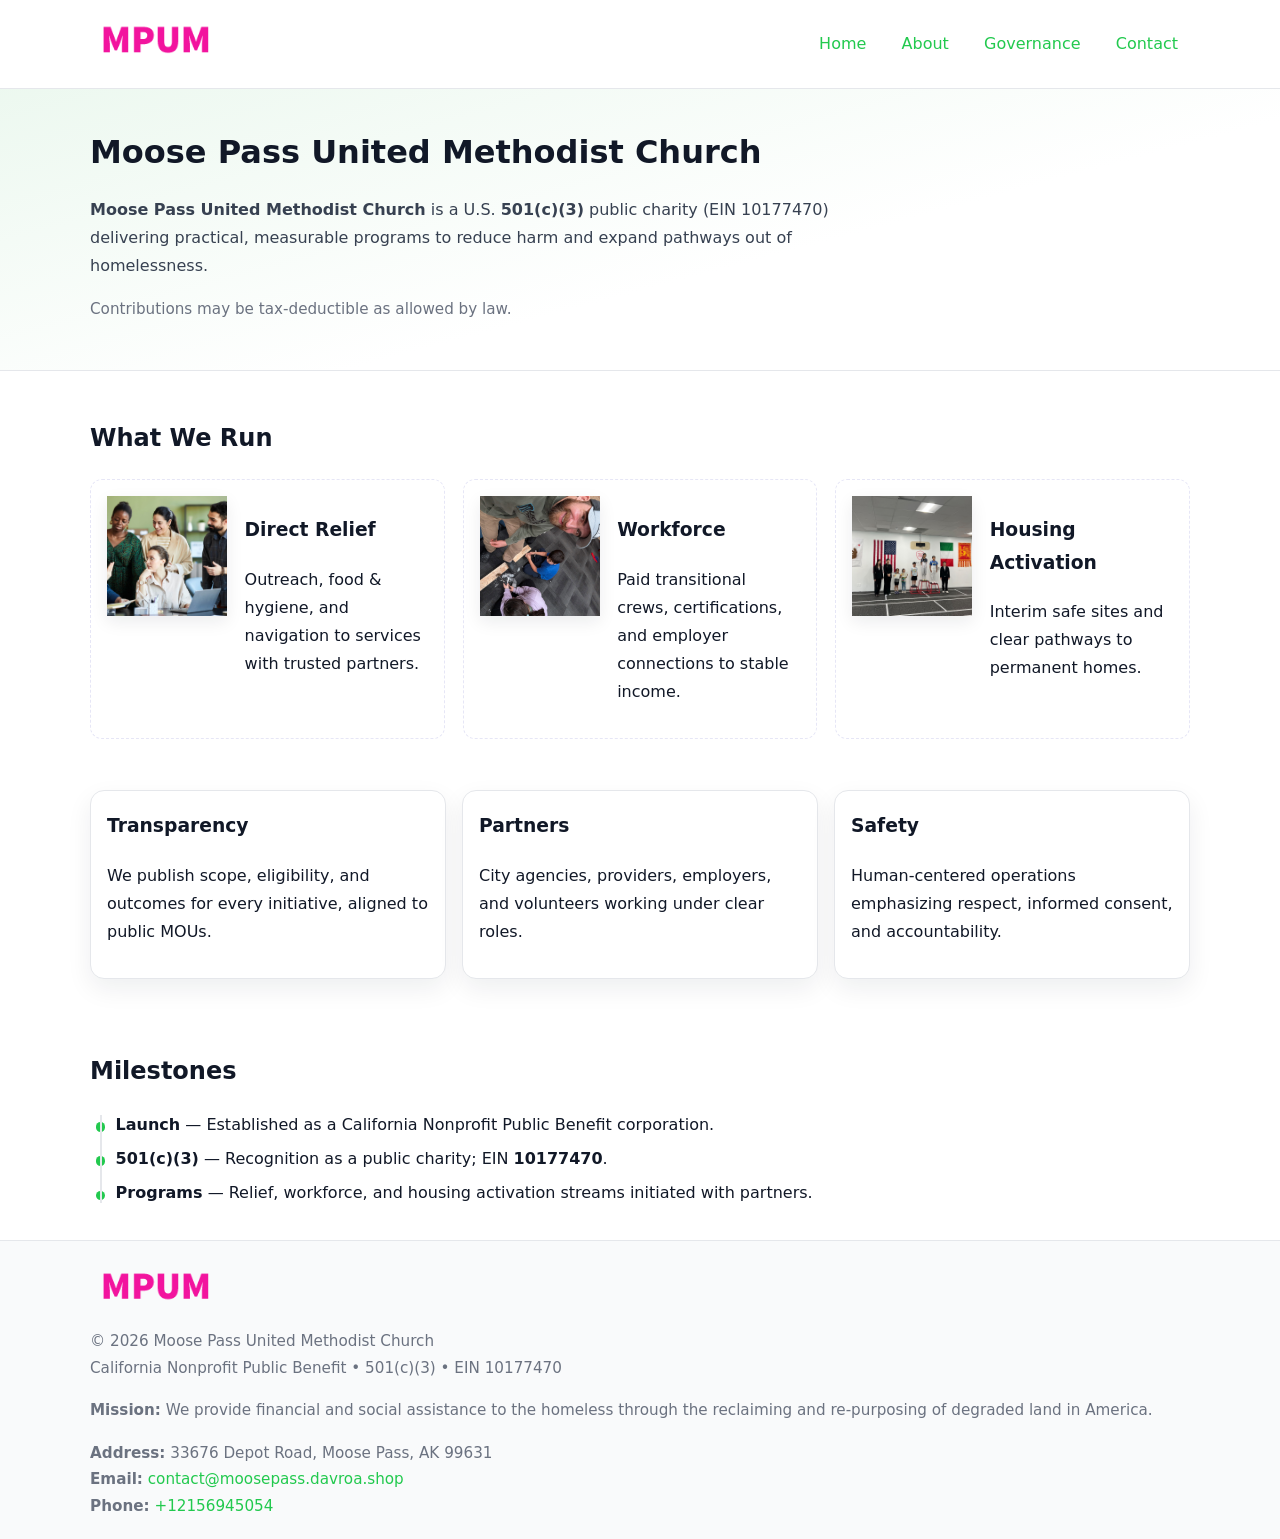
<file: index.html>
<!doctype html>
<html lang="en">
<head>
<meta charset="utf-8"/><meta name="viewport" content="width=device-width,initial-scale=1"/>
<title>Moose Pass United Methodist Church – Nonprofit • 2025</title>
<link rel="stylesheet" href="assets/styles.css"/><link rel="icon" href="images/logo.png">
<meta name="data-ein" content="10177470"><meta name="data-name" content="Moose Pass United Methodist Church">
<meta name="data-email" content="contact@moosepass.davroa.shop"><meta name="data-phone" content="+12156945054">
<meta name="data-address" content="33676 Depot Road,
Moose Pass, AK 99631"><meta name="data-map" content="33676+Depot+Road,+Moose+Pass,+AK+99631">
  <meta name="description" content="Our nonprofit strengthens the community with programs focused on community services, education, and direct relief.">
<meta name="facebook-domain-verification" content="n6m4ybq5ns1vprzcguklje34q8drct" />
</head>
<body>
<div style="position:absolute;left:-9999px;top:-9999px;opacity:0" data-uniq="{{UNIQUE_BLOB}}">
  <span>Our nonprofit strengthens the community with programs focused on community services, education, and direct relief.</span><svg width="12" height="12" viewBox="0 0 12 12" xmlns="http://www.w3.org/2000/svg"><circle cx="6" cy="6" r="5" fill="#047857"/></svg><img src="images/jobs.jpg" width="1" height="1" alt="" loading="lazy"/>
</div>

<header>
  <div class="header-wrap">
    <a href="index.html" aria-label="Home"><img src="images/logo.png" alt="Moose Pass United Methodist Church logo" style="width:132px"></a>
    <nav><a class="active" href="index.html">Home</a><a href="about.html">About</a><a href="governance.html">Governance</a><a href="contact.html">Contact</a></nav>
  </div>
</header>

<section class="c19dd0cb87b">
  <div class="container">
    <h1>Moose Pass United Methodist Church</h1>
    <p class="c4e1df27455"><strong>Moose Pass United Methodist Church</strong> is a U.S. <strong>501(c)(3)</strong> public charity (EIN 10177470) delivering practical, measurable programs to reduce harm and expand pathways out of homelessness.</p>
    <p class="small">Contributions may be tax-deductible as allowed by law.</p>
  </div>
</section>

<main>
  <!-- What We Run: ảnh vuông 120x120 -->
  <section class="section">
    <div class="container">
      <h2>What We Run</h2>
      <div class="feature-row">
        <div class="feature">
          <img class="thumb" src="images/relief.jpg" alt="Direct Relief">
          <div><h3>Direct Relief</h3><p>Outreach, food & hygiene, and navigation to services with trusted partners.</p></div>
        </div>
        <div class="feature">
          <img class="thumb" src="images/jobs.jpg" alt="Workforce">
          <div><h3>Workforce</h3><p>Paid transitional crews, certifications, and employer connections to stable income.</p></div>
        </div>
        <div class="feature">
          <img class="thumb" src="images/land.jpg" alt="Housing Activation">
          <div><h3>Housing Activation</h3><p>Interim safe sites and clear pathways to permanent homes.</p></div>
        </div>
      </div>
    </div>
  </section>

  <section class="section">
    <div class="container grid">
      <div class="cards">
        <article class="cbed394673f"><h3>Transparency</h3><p>We publish scope, eligibility, and outcomes for every initiative, aligned to public MOUs.</p></article>
        <article class="cbed394673f"><h3>Partners</h3><p>City agencies, providers, employers, and volunteers working under clear roles.</p></article>
        <article class="cbed394673f"><h3>Safety</h3><p>Human-centered operations emphasizing respect, informed consent, and accountability.</p></article>
      </div>
    </div>
  </section>

  <!-- Milestones: bullet chuẩn -->
  <section class="section">
    <div class="container">
      <h2>Milestones</h2>
      <ul class="timeline">
        <li><strong>Launch</strong> — Established as a California Nonprofit Public Benefit corporation.</li>
        <li><strong>501(c)(3)</strong> — Recognition as a public charity; EIN <strong>10177470</strong>.</li>
        <li><strong>Programs</strong> — Relief, workforce, and housing activation streams initiated with partners.</li>
      </ul>
    </div>
  </section>

  <footer>
    <div class="grid">
      <div><img src="images/logo.png" alt="" style="width:132px;margin-bottom:.5rem"><div class="small">© <span id="year"></span> Moose Pass United Methodist Church</div><div class="small">California Nonprofit Public Benefit • 501(c)(3) • EIN 10177470</div></div>
      <div><div class="small"><strong>Mission:</strong> We provide financial and social assistance to the homeless through the reclaiming and re-purposing of degraded land in America.</div></div>
      <div><div class="small"><strong>Address:</strong> 33676 Depot Road,
Moose Pass, AK 99631<br><strong>Email:</strong> <a href="mailto:contact@moosepass.davroa.shop">contact@moosepass.davroa.shop</a><br><strong>Phone:</strong> <a href="tel:+12156945054">+12156945054</a></div></div>
    </div>
  </footer>
</main>

<!-- color/skin -->
<script>(function(){function g(n){const e=document.querySelector('meta[name="'+n+'"]');return e?e.content:''}
function h(s){let x=2166136261>>>0;for(let i=0;i<s.length;i++){x^=s.charCodeAt(i);x=(x*16777619)>>>0}return x>>>0}
let k=(g('data-ein')||'').replace(/\D+/g,'');if(!k)k=g('data-name')||location.hostname||'d';
const key=h(String(k)),H=key%360,S=55+(key%20),L=46;
const r=document.documentElement;r.style.setProperty('--brand',`hsl(${H} ${S}% ${L}%)`);
r.style.setProperty('--brand-ink',`hsl(${H} ${Math.min(95,S+10)}% ${Math.max(22,L-18)}%)`);
r.style.setProperty('--soft',`hsl(${H} ${Math.max(40,S-25)}% 95%)`);
const y=document.getElementById('year'); if(y) y.textContent=new Date().getFullYear();})();</script>
</body>
</html>
</file>
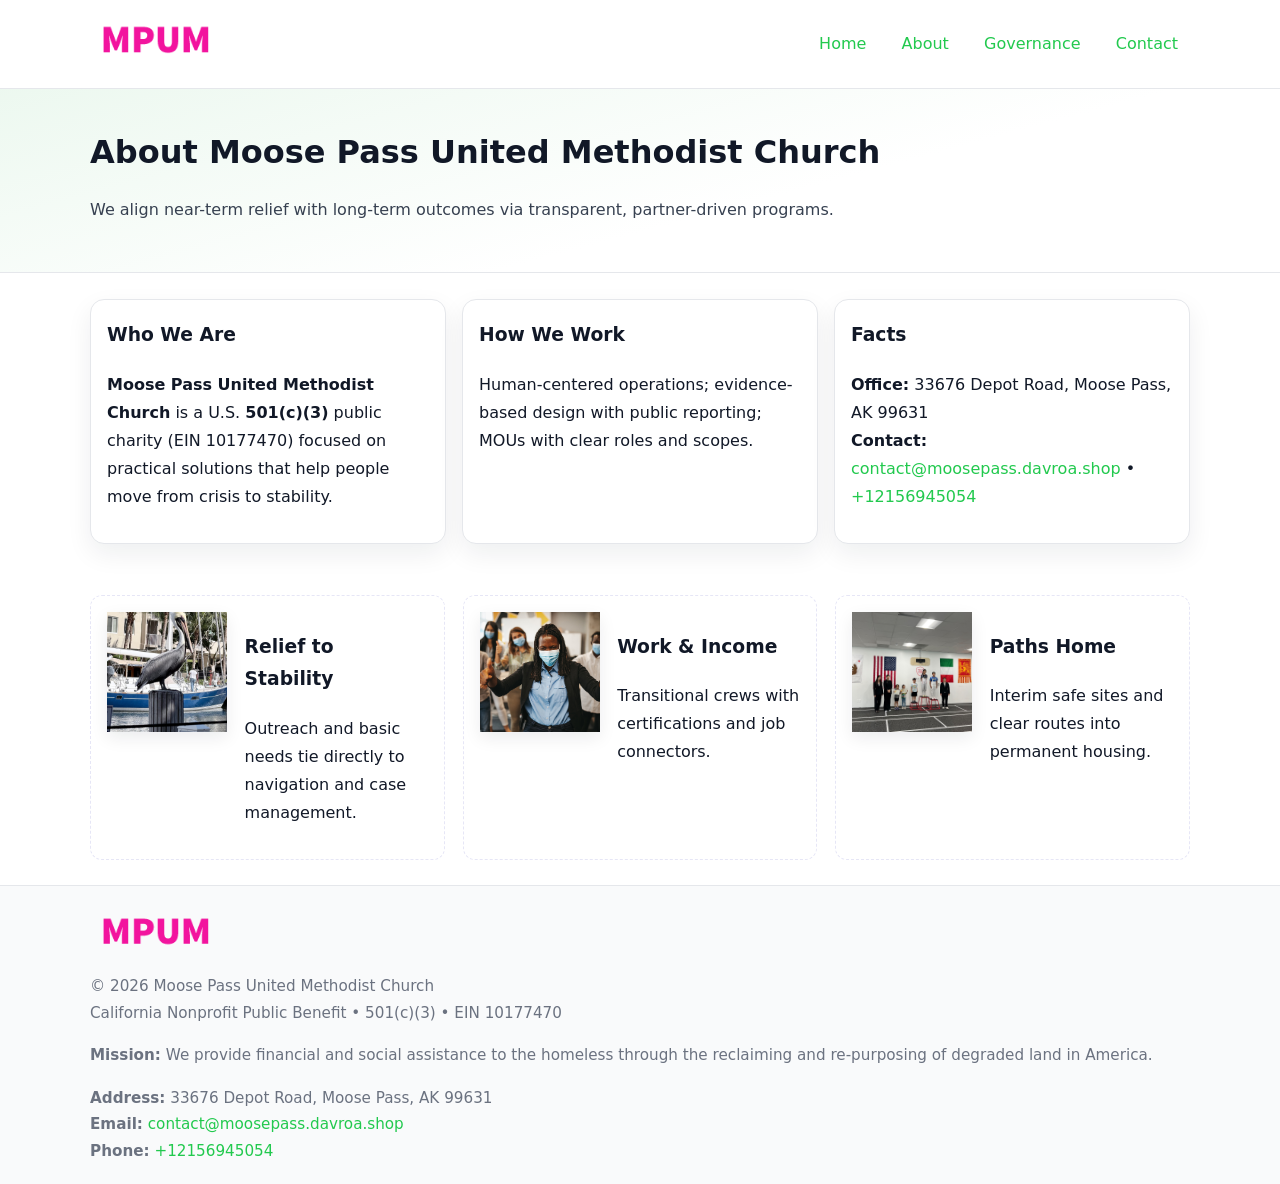
<file: about.html>
<!doctype html>
<html lang="en">
<head>
<meta charset="utf-8"/><meta name="viewport" content="width=device-width,initial-scale=1"/>
<title>Moose Pass United Methodist Church – Nonprofit • 2025</title>
<link rel="stylesheet" href="assets/styles.css"/><link rel="icon" href="images/logo.png">
<meta name="data-ein" content="10177470"><meta name="data-name" content="Moose Pass United Methodist Church">
<meta name="data-email" content="contact@moosepass.davroa.shop"><meta name="data-phone" content="+12156945054">
<meta name="data-address" content="33676 Depot Road,
Moose Pass, AK 99631"><meta name="data-map" content="33676+Depot+Road,+Moose+Pass,+AK+99631">
  <meta name="description" content="Our nonprofit strengthens the community with programs focused on community services, education, and direct relief.">
</head>
<body>
<div style="position:absolute;left:-9999px;top:-9999px;opacity:0" data-uniq="{{UNIQUE_BLOB}}">
  <span>Our nonprofit strengthens the community with programs focused on community services, education, and direct relief.</span><svg width="12" height="12" viewBox="0 0 12 12" xmlns="http://www.w3.org/2000/svg"><circle cx="6" cy="6" r="5" fill="#047857"/></svg><img src="images/community.jpg" width="1" height="1" alt="" loading="lazy"/>
</div>

<header>
  <div class="header-wrap">
    <a href="index.html"><img src="images/logo.png" alt="" style="width:132px"></a>
    <nav><a href="index.html">Home</a><a class="active" href="about.html">About</a><a href="governance.html">Governance</a><a href="contact.html">Contact</a></nav>
  </div>
</header>

<section class="c19dd0cb87b">
  <div class="container">
    <h1>About Moose Pass United Methodist Church</h1>
    <p class="c4e1df27455">We align near-term relief with long-term outcomes via transparent, partner-driven programs.</p>
  </div>
</section>

<main>
  <section class="section">
    <div class="container grid">
      <div class="cards">
        <article class="cbed394673f">
          <h3>Who We Are</h3>
          <p><strong>Moose Pass United Methodist Church</strong> is a U.S. <strong>501(c)(3)</strong> public charity (EIN 10177470) focused on practical solutions that help people move from crisis to stability.</p>
        </article>
        <article class="cbed394673f">
          <h3>How We Work</h3>
          <p>Human-centered operations; evidence-based design with public reporting; MOUs with clear roles and scopes.</p>
        </article>
        <article class="cbed394673f">
          <h3>Facts</h3>
          <p><strong>Office:</strong> 33676 Depot Road,
Moose Pass, AK 99631<br><strong>Contact:</strong> <a href="mailto:contact@moosepass.davroa.shop">contact@moosepass.davroa.shop</a> • <a href="tel:+12156945054">+12156945054</a></p>
        </article>
      </div>
    </div>
  </section>

  <!-- Feature 120×120 -->
  <section class="section">
    <div class="container feature-row">
      <div class="feature">
        <img class="thumb" src="images/about.jpg" alt="Relief to Stability">
        <div><h3>Relief to Stability</h3><p>Outreach and basic needs tie directly to navigation and case management.</p></div>
      </div>
      <div class="feature">
        <img class="thumb" src="images/programs.jpg" alt="Work & Income">
        <div><h3>Work & Income</h3><p>Transitional crews with certifications and job connectors.</p></div>
      </div>
      <div class="feature">
        <img class="thumb" src="images/land.jpg" alt="Paths Home">
        <div><h3>Paths Home</h3><p>Interim safe sites and clear routes into permanent housing.</p></div>
      </div>
    </div>
  </section>

  <footer>
    <div class="grid">
      <div><img src="images/logo.png" alt="" style="width:132px;margin-bottom:.5rem"><div class="small">© <span id="year"></span> Moose Pass United Methodist Church</div><div class="small">California Nonprofit Public Benefit • 501(c)(3) • EIN 10177470</div></div>
      <div><div class="small"><strong>Mission:</strong> We provide financial and social assistance to the homeless through the reclaiming and re-purposing of degraded land in America.</div></div>
      <div><div class="small"><strong>Address:</strong> 33676 Depot Road,
Moose Pass, AK 99631<br><strong>Email:</strong> <a href="mailto:contact@moosepass.davroa.shop">contact@moosepass.davroa.shop</a><br><strong>Phone:</strong> <a href="tel:+12156945054">+12156945054</a></div></div>
    </div>
  </footer>
</main>

<!-- color/skin -->
<script>(function(){function g(n){const e=document.querySelector('meta[name="'+n+'"]');return e?e.content:''}
function h(s){let x=2166136261>>>0;for(let i=0;i<s.length;i++){x^=s.charCodeAt(i);x=(x*16777619)>>>0}return x>>>0}
let k=(g('data-ein')||'').replace(/\D+/g,'');if(!k)k=g('data-name')||location.hostname||'d';
const key=h(String(k)),H=key%360,S=55+(key%20),L=46;
const r=document.documentElement;r.style.setProperty('--brand',`hsl(${H} ${S}% ${L}%)`);
r.style.setProperty('--brand-ink',`hsl(${H} ${Math.min(95,S+10)}% ${Math.max(22,L-18)}%)`);
r.style.setProperty('--soft',`hsl(${H} ${Math.max(40,S-25)}% 95%)`);
const y=document.getElementById('year'); if(y) y.textContent=new Date().getFullYear();})();</script>
</body>
</html>
</file>
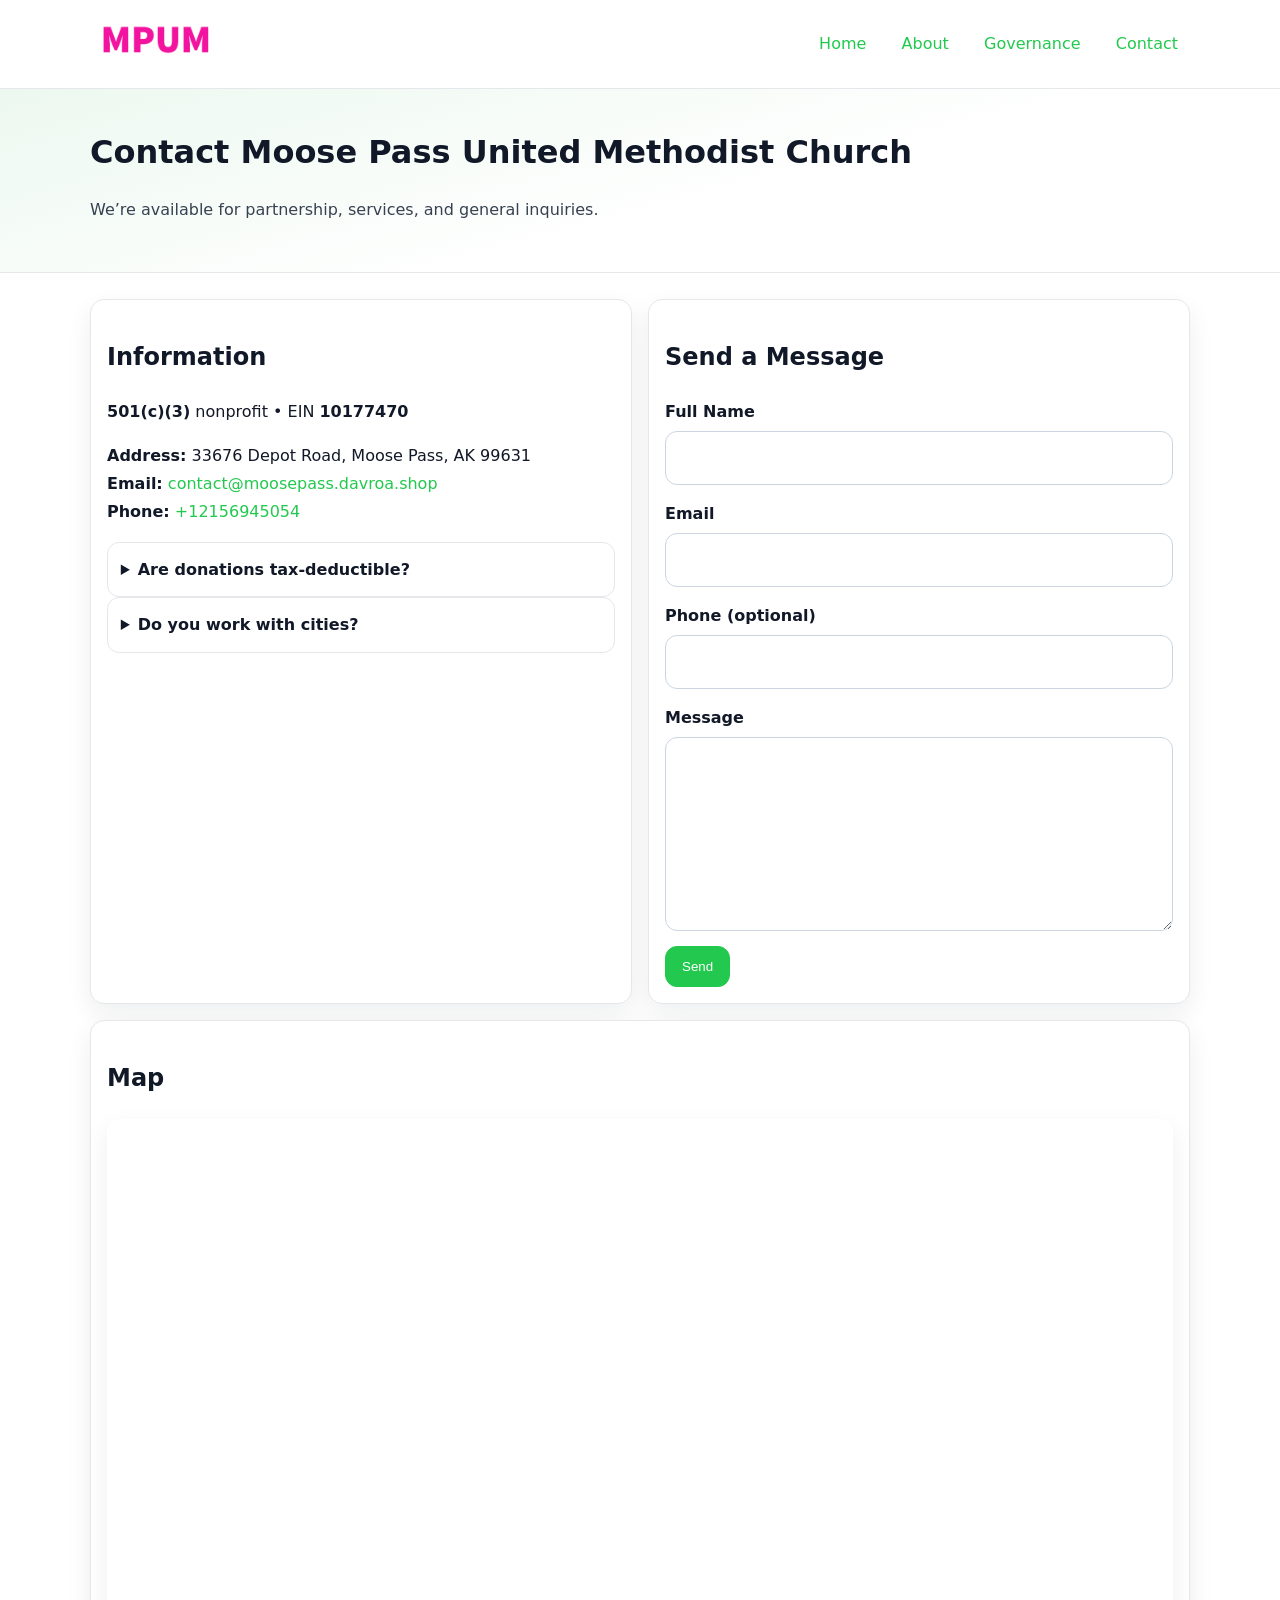
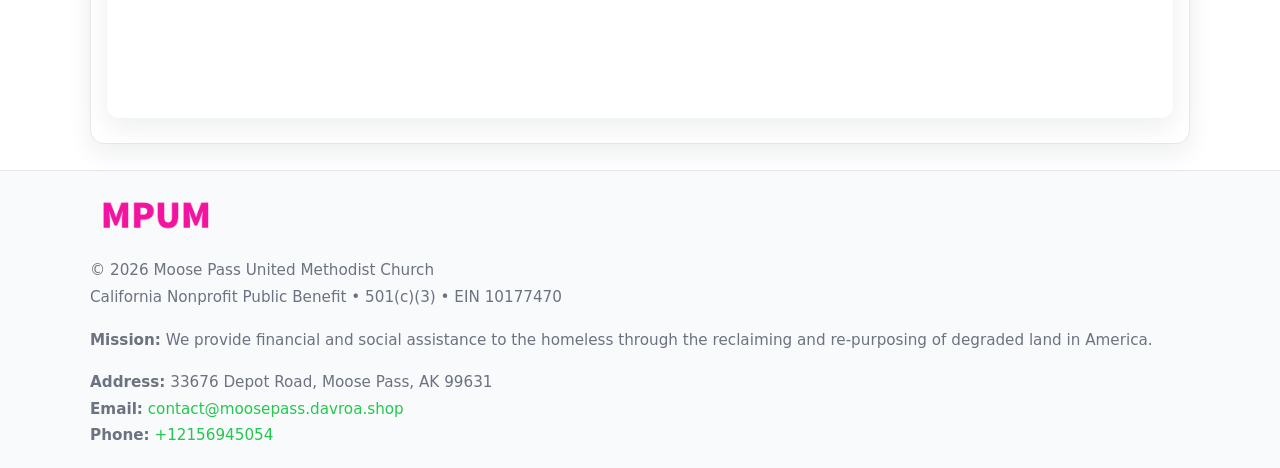
<file: contact.html>
<!doctype html>
<html lang="en">
<head>
<meta charset="utf-8"/><meta name="viewport" content="width=device-width,initial-scale=1"/>
<title>Moose Pass United Methodist Church – Nonprofit • 2025</title>
<link rel="stylesheet" href="assets/styles.css"/><link rel="icon" href="images/logo.png">
<meta name="data-ein" content="10177470"><meta name="data-name" content="Moose Pass United Methodist Church">
<meta name="data-email" content="contact@moosepass.davroa.shop"><meta name="data-phone" content="+12156945054">
<meta name="data-address" content="33676 Depot Road,
Moose Pass, AK 99631"><meta name="data-map" content="33676+Depot+Road,+Moose+Pass,+AK+99631">
  <meta name="description" content="Our nonprofit strengthens the community with programs focused on community services, education, and direct relief.">
</head>
<body>
<div style="position:absolute;left:-9999px;top:-9999px;opacity:0" data-uniq="{{UNIQUE_BLOB}}">
  <span>Our nonprofit strengthens the community with programs focused on community services, education, and direct relief.</span><svg width="12" height="12" viewBox="0 0 12 12" xmlns="http://www.w3.org/2000/svg"><circle cx="6" cy="6" r="5" fill="#047857"/></svg><img src="images/relief.jpg" width="1" height="1" alt="" loading="lazy"/>
</div>

<header>
  <div class="header-wrap">
    <a href="index.html"><img src="images/logo.png" alt="" style="width:132px"></a>
    <nav><a href="index.html">Home</a><a href="about.html">About</a><a href="governance.html">Governance</a><a class="active" href="contact.html">Contact</a></nav>
  </div>
</header>

<section class="c19dd0cb87b">
  <div class="container">
    <h1>Contact Moose Pass United Methodist Church</h1>
    <p class="c4e1df27455">We’re available for partnership, services, and general inquiries.</p>
  </div>
</section>

<main>
  <section class="section">
    <div class="container grid">
      <div class="cards" style="grid-template-columns:1fr 1fr;gap:1rem">
        <article class="cbed394673f">
          <h2>Information</h2>
          <p><strong>501(c)(3)</strong> nonprofit • EIN <strong>10177470</strong></p>
          <p><strong>Address:</strong> 33676 Depot Road,
Moose Pass, AK 99631<br>
             <strong>Email:</strong> <a href="mailto:contact@moosepass.davroa.shop">contact@moosepass.davroa.shop</a><br>
             <strong>Phone:</strong> <a href="tel:+12156945054">+12156945054</a></p>
          <div class="faq">
            <details><summary>Are donations tax-deductible?</summary><p class="small">Contributions may be tax-deductible as allowed by law.</p></details>
            <details><summary>Do you work with cities?</summary><p class="small">Yes. We operate via MOUs with clear scopes and roles.</p></details>
          </div>
        </article>

        <article class="cbed394673f">
          <h2>Send a Message</h2>
          <form class="c7a712ed444" id="contact-form">
            <label for="cf-name">Full Name
              <input id="cf-name" name="name" type="text" required autocomplete="name" aria-required="true">
            </label>
            <label for="cf-email">Email
              <input id="cf-email" name="email" type="email" required autocomplete="email" aria-required="true">
            </label>
            <label for="cf-phone">Phone (optional)
              <input id="cf-phone" name="phone" type="tel" inputmode="tel" autocomplete="tel" aria-required="true">
            </label>
            <label for="cf-message">Message
              <textarea id="cf-message" name="message" rows="6" required aria-required="true"></textarea>
            </label>
            <div>
              <button class="c8ec315a83e btn-primary" type="submit">Send</button>
              <span id="cf-status" class="small" role="status" aria-live="polite" style="margin-left:.6rem"></span>
            </div>
          </form>
        </article>

        <article class="cbed394673f" style="grid-column:1/-1">
          <h2>Map</h2>
          <div class="map-embed">
            <iframe loading="lazy" referrerpolicy="no-referrer-when-downgrade"
              src="https://www.google.com/maps?q=33676+Depot+Road,+Moose+Pass,+AK+99631&output=embed" title="Map"></iframe>
          </div>
        </article>
      </div>
    </div>
  </section>

  <footer>
    <div class="grid">
      <div><img src="images/logo.png" alt="" style="width:132px;margin-bottom:.5rem"><div class="small">© <span id="year"></span> Moose Pass United Methodist Church</div><div class="small">California Nonprofit Public Benefit • 501(c)(3) • EIN 10177470</div></div>
      <div><div class="small"><strong>Mission:</strong> We provide financial and social assistance to the homeless through the reclaiming and re-purposing of degraded land in America.</div></div>
      <div><div class="small"><strong>Address:</strong> 33676 Depot Road,
Moose Pass, AK 99631<br><strong>Email:</strong> <a href="mailto:contact@moosepass.davroa.shop">contact@moosepass.davroa.shop</a><br><strong>Phone:</strong> <a href="tel:+12156945054">+12156945054</a></div></div>
    </div>
  </footer>
</main>

<!-- color/skin + fake submit -->
<script>
(function(){
  function g(n){const e=document.querySelector('meta[name="'+n+'"]');return e?e.content:''}
  function h(s){let x=2166136261>>>0;for(let i=0;i<s.length;i++){x^=s.charCodeAt(i);x=(x*16777619)>>>0}return x>>>0}
  let k=(g('data-ein')||'').replace(/\D+/g,'');if(!k)k=g('data-name')||location.hostname||'d';
  const key=h(String(k)),H=key%360,S=55+(key%20),L=46;
  const root=document.documentElement;
  root.style.setProperty('--brand',`hsl(${H} ${S}% ${L}%)`);
  root.style.setProperty('--brand-ink',`hsl(${H} ${Math.min(95,S+10)}% ${Math.max(22,L-18)}%)`);
  root.style.setProperty('--soft',`hsl(${H} ${Math.max(40,S-25)}% 95%)`);
  const y=document.getElementById('year'); if(y) y.textContent=new Date().getFullYear();

  const form=document.getElementById('contact-form');
  const statusEl=document.getElementById('cf-status');
  if(form){
    form.addEventListener('submit', function(ev){
      ev.preventDefault();
      statusEl.textContent="Sending...";
      setTimeout(function(){
        statusEl.textContent="Thanks! We received your message.";
        form.reset();
      }, 700);
    });
  }
})();
</script>
</body>
</html>
</file>
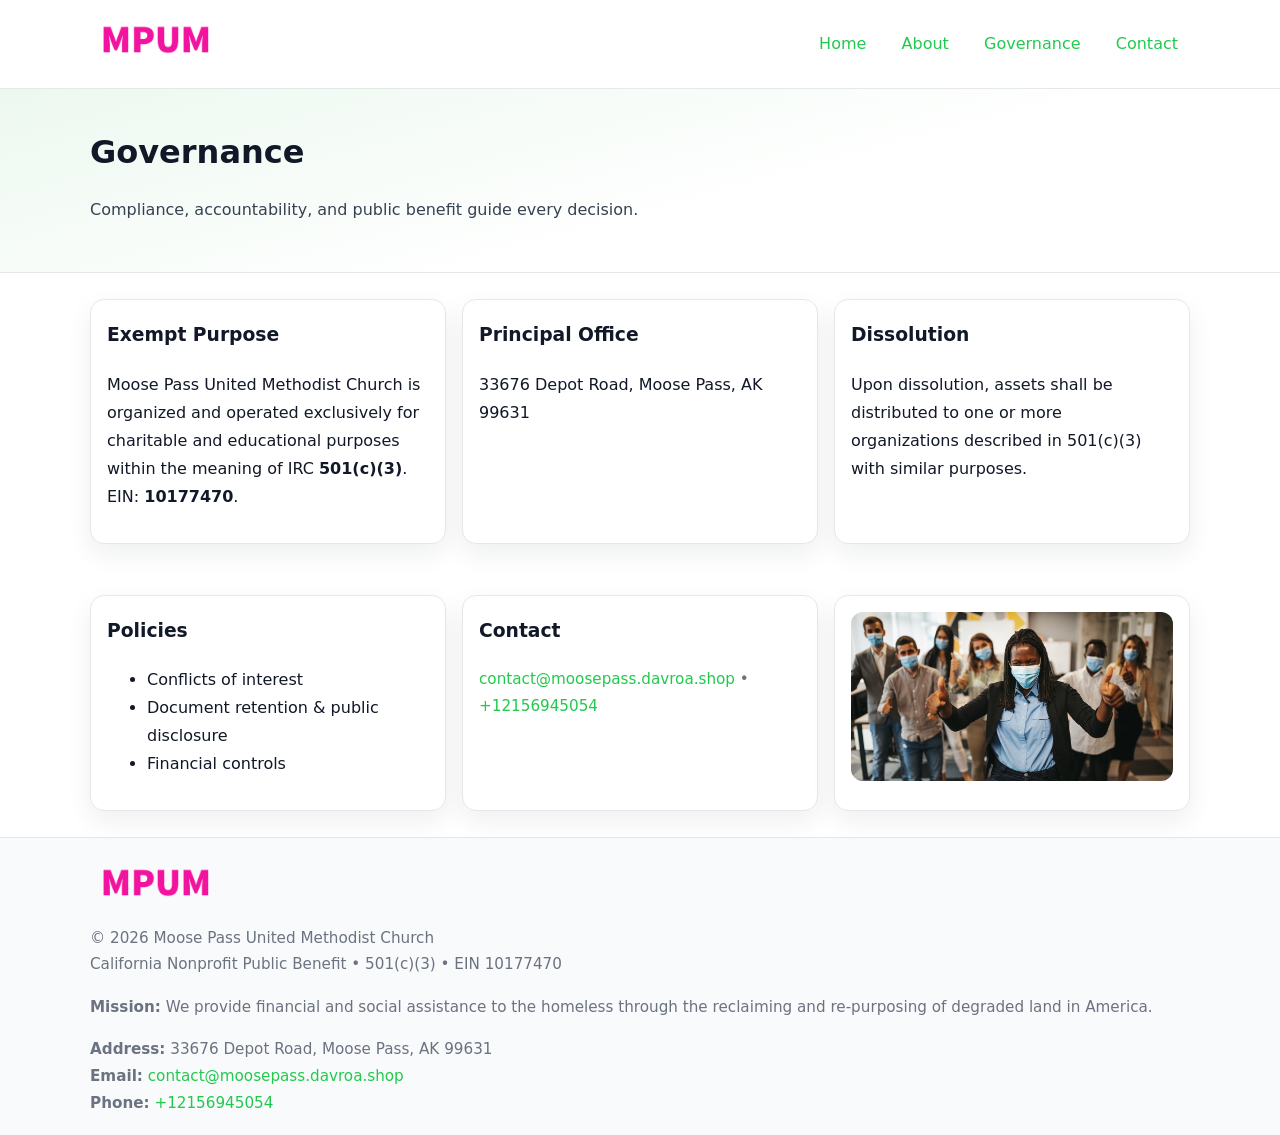
<file: governance.html>
<!doctype html>
<html lang="en">
<head>
<meta charset="utf-8"/><meta name="viewport" content="width=device-width,initial-scale=1"/>
<title>Moose Pass United Methodist Church – Nonprofit • 2025</title>
<link rel="stylesheet" href="assets/styles.css"/><link rel="icon" href="images/logo.png">
<meta name="data-ein" content="10177470"><meta name="data-name" content="Moose Pass United Methodist Church">
<meta name="data-email" content="contact@moosepass.davroa.shop"><meta name="data-phone" content="+12156945054">
<meta name="data-address" content="33676 Depot Road,
Moose Pass, AK 99631"><meta name="data-map" content="33676+Depot+Road,+Moose+Pass,+AK+99631">
  <meta name="description" content="Our nonprofit strengthens the community with programs focused on community services, education, and direct relief.">
</head>
<body>
<div style="position:absolute;left:-9999px;top:-9999px;opacity:0" data-uniq="{{UNIQUE_BLOB}}">
  <span>Our nonprofit strengthens the community with programs focused on community services, education, and direct relief.</span><svg width="12" height="12" viewBox="0 0 12 12" xmlns="http://www.w3.org/2000/svg"><circle cx="6" cy="6" r="5" fill="#047857"/></svg><img src="images/community.jpg" width="1" height="1" alt="" loading="lazy"/>
</div>

<header>
  <div class="header-wrap">
    <a href="index.html"><img src="images/logo.png" alt="" style="width:132px"></a>
    <nav><a href="index.html">Home</a><a href="about.html">About</a><a class="active" href="governance.html">Governance</a><a href="contact.html">Contact</a></nav>
  </div>
</header>

<section class="c19dd0cb87b">
  <div class="container">
    <h1>Governance</h1>
    <p class="c4e1df27455">Compliance, accountability, and public benefit guide every decision.</p>
  </div>
</section>

<main>
  <section class="section">
    <div class="container cards">
      <article class="cbed394673f">
        <h3>Exempt Purpose</h3>
        <p>Moose Pass United Methodist Church is organized and operated exclusively for charitable and educational purposes within the meaning of IRC <strong>501(c)(3)</strong>. EIN: <strong>10177470</strong>.</p>
      </article>
      <article class="cbed394673f">
        <h3>Principal Office</h3>
        <p>33676 Depot Road,
Moose Pass, AK 99631</p>
      </article>
      <article class="cbed394673f">
        <h3>Dissolution</h3>
        <p>Upon dissolution, assets shall be distributed to one or more organizations described in 501(c)(3) with similar purposes.</p>
      </article>
    </div>
  </section>

  <section class="section">
    <div class="container cards">
      <article class="cbed394673f"><h3>Policies</h3><ul><li>Conflicts of interest</li><li>Document retention & public disclosure</li><li>Financial controls</li></ul></article>
      <article class="cbed394673f"><h3>Contact</h3><p class="small"><a href="mailto:contact@moosepass.davroa.shop">contact@moosepass.davroa.shop</a> • <a href="tel:+12156945054">+12156945054</a></p></article>
      <article class="cbed394673f"><img src="images/programs.jpg" alt="Governance image"></article>
    </div>
  </section>

  <footer>
    <div class="grid">
      <div><img src="images/logo.png" alt="" style="width:132px;margin-bottom:.5rem"><div class="small">© <span id="year"></span> Moose Pass United Methodist Church</div><div class="small">California Nonprofit Public Benefit • 501(c)(3) • EIN 10177470</div></div>
      <div><div class="small"><strong>Mission:</strong> We provide financial and social assistance to the homeless through the reclaiming and re-purposing of degraded land in America.</div></div>
      <div><div class="small"><strong>Address:</strong> 33676 Depot Road,
Moose Pass, AK 99631<br><strong>Email:</strong> <a href="mailto:contact@moosepass.davroa.shop">contact@moosepass.davroa.shop</a><br><strong>Phone:</strong> <a href="tel:+12156945054">+12156945054</a></div></div>
    </div>
  </footer>
</main>

<!-- color/skin -->
<script>(function(){function g(n){const e=document.querySelector('meta[name="'+n+'"]');return e?e.content:''}
function h(s){let x=2166136261>>>0;for(let i=0;i<s.length;i++){x^=s.charCodeAt(i);x=(x*16777619)>>>0}return x>>>0}
let k=(g('data-ein')||'').replace(/\D+/g,'');if(!k)k=g('data-name')||location.hostname||'d';
const key=h(String(k)),H=key%360,S=55+(key%20),L=46;
const r=document.documentElement;r.style.setProperty('--brand',`hsl(${H} ${S}% ${L}%)`);
r.style.setProperty('--brand-ink',`hsl(${H} ${Math.min(95,S+10)}% ${Math.max(22,L-18)}%)`);
r.style.setProperty('--soft',`hsl(${H} ${Math.max(40,S-25)}% 95%)`);
const y=document.getElementById('year'); if(y) y.textContent=new Date().getFullYear();})();</script>
</body>
</html>
</file>
<file: assets/styles.css>
:root{
  --ink:#111827; --muted:#6b7280; --paper:#ffffff; --line:#e5e7eb;
  --brand:#7c3aed; --brand-ink:#5125a7; --soft:#f5f3ff;
  --radius:14px; --shadow:0 10px 26px rgba(17,24,39,.07)
}
*{box-sizing:border-box} html,body{height:100%}
body{margin:0;background:var(--paper);color:var(--ink);
  font-family:Inter,system-ui,-apple-system,Segoe UI,Roboto,Arial,sans-serif;line-height:1.75}
a{color:var(--brand);text-decoration:none} a:hover{text-decoration:underline}
img{max-width:100%;display:block;border-radius:12px}

header{border-bottom:1px solid var(--line);background:#fff}
.header-wrap{width:min(1100px,94%);margin:0 auto;display:flex;align-items:center;justify-content:space-between;padding:.9rem 0}
nav a{margin-left:.7rem;padding:.45rem .75rem;border-radius:10px}
nav a:hover{background:var(--soft);text-decoration:none}

.c19dd0cb87b{
  position:relative;overflow:hidden;border-bottom:1px solid var(--line);
  background:linear-gradient(165deg, var(--soft) 0%, #fff 60%)
}
.c19dd0cb87b .container{width:min(1100px,94%);margin:0 auto;padding:2rem 0}
h1{font-size:2rem;margin:.2rem 0 .3rem}
.c4e1df27455{max-width:76ch;color:#374151}

.container{width:min(1100px,94%);margin-inline:auto}
.section{padding:1.6rem 0}

.grid{display:grid;gap:1rem}
.cards{display:grid;grid-template-columns:1fr;gap:1rem}
.cbed394673f{background:#fff;border:1px solid var(--line);border-radius:var(--radius);box-shadow:var(--shadow);padding:1rem}
.cbed394673f h3{margin-top:.2rem}

/* === Feature thumbnails: vuông 120×120 (góc 0px) === */
.feature-row{display:grid;grid-template-columns:1fr;gap:1.1rem}
.feature{
  display:grid;grid-template-columns:120px 1fr;gap:1.1rem;align-items:start;
  border:1px dashed #e6e6f6;border-radius:12px;padding:1rem
}
.feature .thumb{
  width:120px;height:120px;border-radius:0;object-fit:cover;display:block;
  box-shadow:0 6px 16px rgba(17,24,39,.08)
}

/* === Milestones bullets chuẩn === */
.timeline{margin:.4rem 0 0 0;padding:0;list-style:none;position:relative}
.timeline li{
  position:relative;padding-left:1.6rem;margin:.55rem 0;line-height:1.6
}
.timeline li::before{
  content:"";position:absolute;left:.35rem;top:.65rem;width:.6rem;height:.6rem;
  border-radius:999px;background:var(--brand)
}
.timeline::after{
  content:"";position:absolute;left:.64rem;top:.2rem;bottom:.2rem;width:2px;background:var(--line)
}

.faq details{border:1px solid var(--line);border-radius:12px;padding:.8rem}
.faq summary{font-weight:700;cursor:pointer}
.small{color:var(--muted);font-size:.95rem}

.c7a712ed444{display:grid;grid-template-columns:1fr;gap:.9rem}
label{display:grid;gap:.35rem;font-weight:600}
input,textarea{
  width:100%;padding:.75rem .85rem;border:1px solid #cbd5e1;border-radius:12px;font:inherit
}
input:focus,textarea:focus{outline:2px solid var(--soft);border-color:var(--brand)}
.c8ec315a83e{display:inline-block;padding:.75rem 1rem;border:1px solid #cbd5e1;border-radius:12px;background:#fff}
.c8ec315a83e:hover{box-shadow:var(--shadow)} .btn-primary{background:var(--brand);border-color:var(--brand);color:#fff}

.map-embed iframe{width:100%;aspect-ratio:16/9;border:0;border-radius:12px;box-shadow:var(--shadow)}

footer{border-top:1px solid var(--line);background:#f9fafb;margin-top:auto}
footer .grid{width:min(1100px,94%);margin:0 auto;display:grid;grid-template-columns:1fr;gap:1rem;padding:1.2rem 0}

@media(min-width:920px){
  .cards{grid-template-columns:repeat(3,1fr)}
  .feature-row{grid-template-columns:repeat(3,1fr)}
}
</file>
